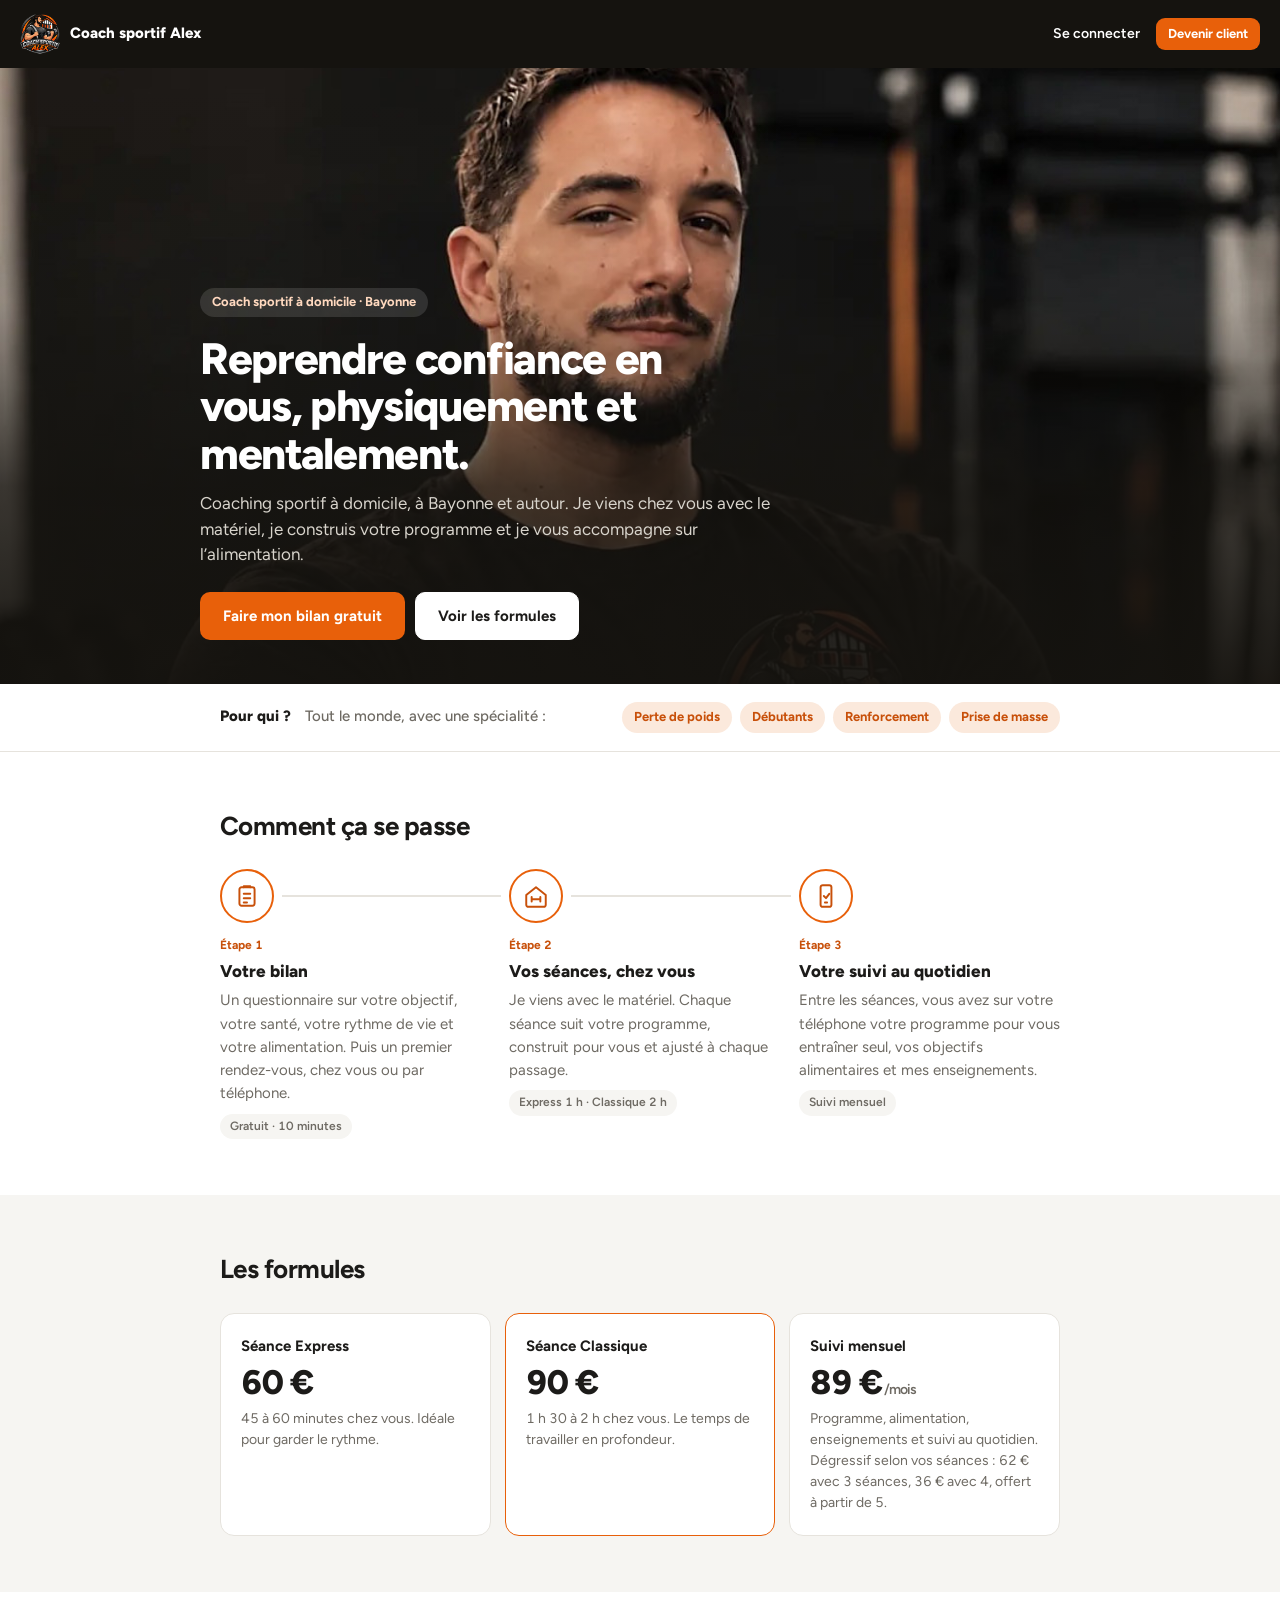
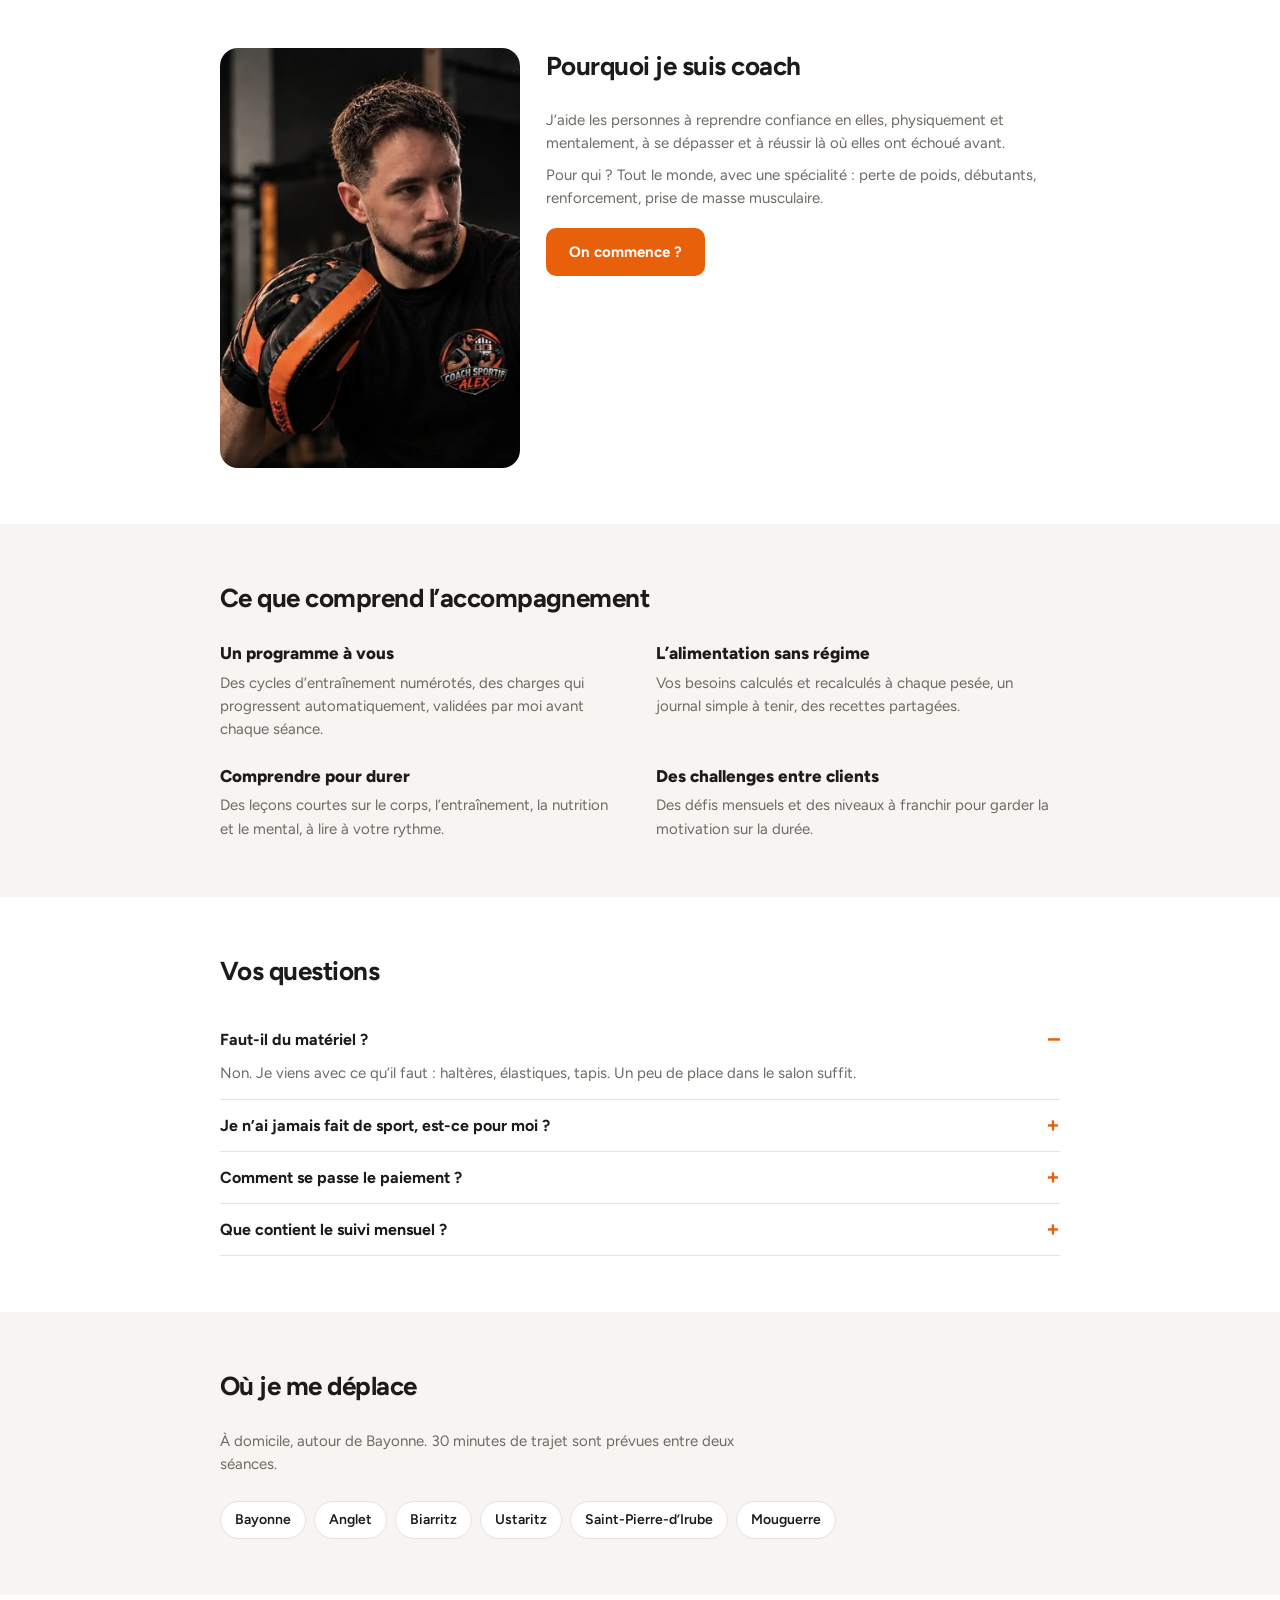
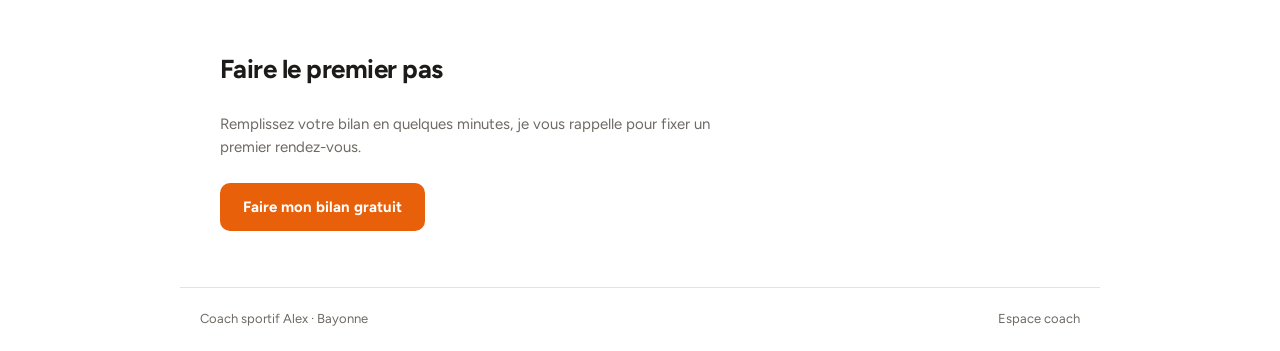
<file: src/split/index.html>
<!DOCTYPE html>
<html lang="fr">
<head>
<meta charset="UTF-8">
<meta name="viewport" content="width=device-width, initial-scale=1, viewport-fit=cover">
<title>Gestion Client</title>
<link rel="icon" href="data:image/svg+xml,<svg xmlns=%22http://www.w3.org/2000/svg%22 viewBox=%220 0 64 64%22><rect width=%2264%22 height=%2264%22 rx=%2216%22 fill=%22%23E8600A%22/><path d=%22M20 44 32 18l12 26M24.5 36h15%22 fill=%22none%22 stroke=%22white%22 stroke-width=%225%22 stroke-linecap=%22round%22 stroke-linejoin=%22round%22/></svg>">
<link rel="preconnect" href="https://fonts.googleapis.com">
<link rel="preconnect" href="https://fonts.gstatic.com" crossorigin>
<link rel="stylesheet" href="https://fonts.googleapis.com/css2?family=Figtree:wght@500;600;700;800&display=swap">
<link rel="stylesheet" href="style.css">
</head>
<body>
<div id="app"></div>
<div id="modalroot"></div>
<script src="app.js"></script>
</body>
</html>
</file>
<file: src/split/style.css>
/* Gestion Client · Coach Alex. Charte v4 : sobre et chaleureux. Une police (Figtree), fond clair à peine chaud,
   cartes blanches à bord fin, orange pour l'action et le « maintenant », vert = fait/payé, bleu = vient du client. */
:root{
  --bg:#F6F5F2; --card:#FFFFFF; --panel:#F6F5F2; --text:#1C1B19; --muted:#6E6A63; --border:#E6E3DD; --border-soft:#EEECE7; --border-strong:#D5D1C9;
  --orange:#E8600A; --orange-dark:#C8500A; --orange-soft:#FBE9DC;
  --green:#1E6B4A; --green-soft:#E3F0E8; --blue:#2B5FAD; --blue-soft:#E5ECF8; --red:#B3261E; --red-soft:#F9E5E3;
  --radius:14px; --radius-sm:10px;
  padding-top:env(safe-area-inset-top,0px); padding-bottom:env(safe-area-inset-bottom,0px);
}
*{box-sizing:border-box;}
html,body{height:100%;}
html{scroll-padding-top:env(safe-area-inset-top,0px); -webkit-text-size-adjust:100%;}
body{margin:0;font-family:Figtree,-apple-system,BlinkMacSystemFont,"Segoe UI",Roboto,sans-serif;font-size:15px;line-height:1.45;background:var(--bg);color:var(--text);font-feature-settings:"tnum" 1;}
img{display:block;}
button,input,select,textarea{font:inherit;color:inherit;}
b,strong{font-weight:700;}
p{margin:0 0 8px;} p:last-child{margin-bottom:0;}
ul{margin:8px 0;padding-left:20px;}
a{color:var(--orange);text-decoration:none;}
:focus-visible{outline:2px solid var(--orange);outline-offset:2px;border-radius:6px;}
@media (prefers-reduced-motion: reduce){ *{transition:none !important;animation:none !important;} }

#app{min-height:100%;}

/* ---------- Accueil ---------- */
.landing{width:100%;min-height:100vh;display:flex;flex-direction:column;align-items:center;justify-content:center;padding:32px 24px;text-align:center;gap:8px;}
.landing img{width:160px;height:160px;object-fit:contain;margin-bottom:12px;}
.landing h1{font-size:28px;margin:0;}
.landing .sub{color:var(--muted);margin:0 0 20px;}
.landing .btn{min-width:200px;}

/* ---------- Coque : contenu + barre d'onglets ---------- */
.shell{display:flex;flex-direction:column;min-height:100vh;}
.main{flex:1;padding:16px 20px 100px;width:100%;max-width:720px;margin:0 auto;min-width:0;}
.tabbar{position:fixed;left:0;right:0;bottom:0;display:grid;grid-template-columns:repeat(4,minmax(0,1fr));padding:8px 10px calc(10px + env(safe-area-inset-bottom,0px));background:var(--card);border-top:1px solid var(--border);z-index:50;}
.tabbar a{position:relative;display:flex;flex-direction:column;align-items:center;gap:3px;padding:6px 0;color:var(--muted);font-size:11px;font-weight:600;cursor:pointer;border-radius:8px;}
.tabbar a .count{position:absolute;top:0;left:calc(50% + 6px);margin:0;}
.tabbar a svg{width:24px;height:24px;}
.tabbar a.active{color:var(--orange);font-weight:700;}
@media (min-width:900px){
  .shell{flex-direction:row;}
  .tabbar{position:sticky;top:0;bottom:auto;height:100vh;width:200px;display:flex;flex-direction:column;align-items:stretch;gap:4px;padding:24px 14px;border-top:none;border-right:1px solid var(--border);}
  .tabbar a{flex-direction:row;gap:12px;padding:11px 12px;font-size:14px;}
  .tabbar a .count{position:static;margin-left:auto;}
  .tabbar a.active{background:var(--orange-soft);}
  .tabbar .brandmini{display:flex;align-items:center;gap:10px;padding:6px 8px 18px;font-weight:800;}
  .tabbar .brandmini img{width:36px;height:36px;object-fit:contain;}
  .main{padding:28px 32px 48px;max-width:760px;margin:0;}
}
.brandmini{display:none;}
@media (min-width:900px){ .brandmini{display:flex;} }

/* ---------- En-têtes ---------- */
.page-head{display:flex;justify-content:space-between;align-items:center;gap:12px;margin:38px 0 18px;}
.page-head .kicker{font-size:14px;color:var(--muted);font-weight:500;display:block;}
.page-head h1{margin:0;font-size:28px;font-weight:800;letter-spacing:-0.02em;line-height:1.1;}
.page-head .actions{display:flex;gap:8px;flex-shrink:0;}
@media (min-width:900px){ .page-head{margin-top:0;} }
.backlink{display:inline-flex;align-items:center;gap:4px;font-size:14px;font-weight:600;color:var(--muted);cursor:pointer;margin:38px 0 10px;}
.backlink svg{width:18px;height:18px;}
@media (min-width:900px){ .backlink{margin-top:0;} }
h1{font-size:26px;letter-spacing:-0.02em;line-height:1.15;margin:0 0 16px;font-weight:800;}
h2{font-size:16px;margin:0 0 10px;font-weight:700;display:flex;align-items:center;gap:10px;flex-wrap:wrap;}
h2 .badge, h2 .btn, h2 .link{margin-left:auto;}
h3{font-size:18px;margin:0 0 14px;font-weight:800;}
.section{margin-bottom:18px;}
.section-head{display:flex;justify-content:space-between;align-items:baseline;padding:0 2px;margin-bottom:8px;}
.section-head h2{margin:0;}
.link{font-size:14px;font-weight:600;color:var(--orange);cursor:pointer;background:none;border:none;padding:0;}

/* ---------- Cartes & listes ---------- */
.card{background:var(--card);border:1px solid var(--border);border-radius:var(--radius);padding:16px;margin-bottom:12px;}
.card .card{background:var(--panel);border-color:transparent;padding:12px 14px;margin:10px 0;}
.card .card:last-child{margin-bottom:0;}
.list{background:var(--card);border:1px solid var(--border);border-radius:var(--radius);margin-bottom:12px;display:flex;flex-direction:column;}
.list > *{border-bottom:1px solid var(--border-soft);}
.list > *:last-child{border-bottom:none;}
.item{display:flex;align-items:center;gap:12px;padding:13px 14px;color:var(--text);cursor:pointer;}
.item.static{cursor:default;}
.item .dot{width:10px;height:10px;border-radius:50%;flex-shrink:0;background:var(--orange);}
.item .dot.blue{background:var(--blue);} .item .dot.green{background:var(--green);}
.item .body{display:flex;flex-direction:column;flex:1;min-width:0;gap:2px;}
.item .title{font-size:14px;font-weight:600;}
.item .sub{font-size:12px;color:var(--muted);}
.item .side{display:flex;gap:6px;align-items:center;flex-shrink:0;flex-wrap:wrap;justify-content:flex-end;}
.item .chev{width:18px;height:18px;color:#A8A49D;flex-shrink:0;}
.empty{color:var(--muted);font-size:14px;}
.note{font-size:13px;color:var(--muted);}

/* Ligne de séance : case horaire + client + état */
.row{display:flex;align-items:center;gap:14px;background:var(--card);border:1px solid var(--border);border-radius:var(--radius);padding:12px 14px;margin-bottom:8px;color:var(--text);cursor:pointer;}
.row.now{border:1.5px solid var(--orange);}
.row.request{cursor:default;flex-wrap:wrap;}
.row .tile{width:58px;display:flex;flex-direction:column;align-items:center;justify-content:center;padding:8px 0;border-radius:var(--radius-sm);background:var(--panel);line-height:1.1;flex-shrink:0;}
.row .tile b{font-size:17px;font-weight:800;}
.row .tile small{font-size:11px;color:var(--muted);}
.row .tile.orange{background:var(--orange-soft);} .row .tile.orange b, .row .tile.orange small{color:var(--orange-dark);}
.row .tile.blue{background:var(--blue-soft);} .row .tile.blue b, .row .tile.blue small{color:var(--blue);}
.row .tile.green{background:var(--green-soft);} .row .tile.green b, .row .tile.green small{color:var(--green);}
.row .body{display:flex;flex-direction:column;gap:2px;flex:1;min-width:0;}
.row .title{font-size:15px;font-weight:700;}
.row .sub{font-size:13px;color:var(--muted);}
.row .side{display:flex;gap:6px;align-items:center;flex-shrink:0;}
.row .actions{width:100%;display:flex;gap:8px;margin-top:4px;}
.row .actions .btn{flex:1;}
.row-muted{display:flex;align-items:center;gap:14px;padding:4px 14px 10px;color:var(--muted);font-size:13px;}
.row-muted .t{width:58px;text-align:center;font-weight:600;}

/* ---------- Pastilles & étiquettes ---------- */
.badge{display:inline-flex;align-items:center;padding:4px 9px;border-radius:8px;font-size:12px;font-weight:700;line-height:1.3;background:var(--panel);color:var(--muted);white-space:nowrap;vertical-align:middle;}
.badge.ok{background:var(--green-soft);color:var(--green);}
.badge.warn{background:var(--orange-soft);color:var(--orange-dark);}
.badge.plan{background:var(--blue-soft);color:var(--blue);}
.badge.lock{background:var(--panel);color:var(--muted);}
.badge[style*="display:block"]{display:flex !important;border-radius:var(--radius-sm);padding:12px 14px;align-items:flex-start;flex-direction:column;gap:8px;white-space:normal;}
.tag{display:inline-block;font-size:11px;font-weight:700;color:var(--muted);border:1px solid var(--border-strong);border-radius:5px;padding:0 5px;line-height:1.5;vertical-align:middle;}
.avatar{width:44px;height:44px;border-radius:12px;background:var(--orange-soft);color:var(--orange-dark);display:flex;align-items:center;justify-content:center;font-size:15px;font-weight:800;flex-shrink:0;}
.avatar.blue{background:var(--blue-soft);color:var(--blue);}
.avatar.lg{width:52px;height:52px;border-radius:14px;font-size:18px;}
.count{min-width:20px;height:20px;padding:0 6px;border-radius:10px;background:var(--orange);color:#fff;font-size:12px;font-weight:800;display:inline-flex;align-items:center;justify-content:center;margin-left:4px;}

/* ---------- Statistiques ---------- */
.grid{display:grid;grid-template-columns:repeat(3,minmax(0,1fr));gap:8px;}
.stat{background:var(--panel);border-radius:var(--radius-sm);padding:10px 12px;display:flex;flex-direction:column;}
.stat .n{font-size:18px;font-weight:800;letter-spacing:-0.01em;line-height:1.2;}
.stat .l{font-size:12px;color:var(--muted);margin-top:2px;line-height:1.3;}
.bar{height:8px;border-radius:4px;background:var(--border-soft);overflow:hidden;display:block;}
.bar > span{display:block;height:100%;background:var(--orange);}
.bar > span.green{background:var(--green);} .bar > span.blue{background:var(--blue);}
.barline{display:flex;flex-direction:column;gap:6px;margin-bottom:12px;}
.barline:last-child{margin-bottom:0;}
.barline .lbl{display:flex;justify-content:space-between;font-size:13px;}
.barline .lbl span:first-child{font-weight:600;}
.barline .lbl span:last-child{color:var(--muted);}

/* ---------- Boutons ---------- */
.btn{cursor:pointer;border:1px solid transparent;border-radius:var(--radius-sm);padding:11px 16px;font-size:14px;font-weight:700;line-height:1.2;display:inline-flex;align-items:center;justify-content:center;gap:6px;white-space:nowrap;}
.btn:active{transform:translateY(1px);}
.btn-primary{background:var(--orange);color:#fff;}
.btn-primary:hover{background:var(--orange-dark);}
.btn-secondary{background:var(--card);color:var(--text);border-color:var(--border);}
.btn-secondary:hover{background:var(--panel);}
.btn-dark{background:var(--text);color:var(--card);}
.btn-danger{background:transparent;color:var(--red);border-color:transparent;}
.btn-danger:hover{background:var(--red-soft);}
.modalbtns .btn-danger{background:var(--red);color:#fff;}
.btn-sm{padding:7px 11px;font-size:13px;border-radius:9px;}
.btn[style*="width:100%"]{display:flex;}
.btn-block{width:100%;display:flex;height:50px;font-size:16px;}

/* ---------- Onglets secondaires ---------- */
.tabs{display:flex;gap:2px;overflow-x:auto;margin:0 0 16px;border-bottom:1px solid var(--border);scrollbar-width:none;}
.tabs::-webkit-scrollbar{display:none;}
.tab{padding:9px 10px;cursor:pointer;white-space:nowrap;font-weight:600;font-size:14px;color:var(--muted);border-bottom:2px solid transparent;margin-bottom:-1px;user-select:none;}
.tab:hover{color:var(--text);}
.tab.active{color:var(--text);font-weight:700;border-bottom-color:var(--orange);}
.chips{display:flex;gap:6px;flex-wrap:wrap;margin-bottom:12px;}
.chip{height:32px;padding:0 12px;border:1px solid var(--border);border-radius:999px;background:var(--card);font-size:13px;font-weight:600;cursor:pointer;display:inline-flex;align-items:center;}
.chip.active{background:var(--text);color:var(--card);border-color:var(--text);}

/* Calendrier de semaine */
.weekcal{background:var(--card);border:1px solid var(--border);border-radius:var(--radius);padding:10px 8px;margin-bottom:16px;}
.weekcal .nav{display:flex;justify-content:space-between;align-items:center;padding:0 6px;margin-bottom:4px;}
.weekcal .nav span{font-size:13px;font-weight:600;color:var(--muted);}
.weekcal .nav button{width:32px;height:32px;border:none;background:transparent;cursor:pointer;display:flex;align-items:center;justify-content:center;color:var(--muted);border-radius:8px;}
.weekcal .days{display:grid;grid-template-columns:repeat(7,minmax(0,1fr));}
.weekcal .day{display:flex;flex-direction:column;align-items:center;gap:4px;padding:4px 0;border:none;background:transparent;cursor:pointer;color:var(--text);}
.weekcal .day small{font-size:11px;color:var(--muted);}
.weekcal .day .n{width:34px;height:34px;border-radius:50%;display:flex;align-items:center;justify-content:center;font-size:15px;font-weight:600;}
.weekcal .day.sel .n{background:var(--orange);color:#fff;font-weight:700;}
.weekcal .day.today:not(.sel) .n{border:1.5px solid var(--orange);}
.weekcal .day .m{width:4px;height:4px;border-radius:50%;background:transparent;}
.weekcal .day .m.on{background:var(--text);} .weekcal .day .m.req{background:var(--blue);}

/* ---------- Listes de l'application (compatibilité modules) ---------- */
.seance-row{display:flex;justify-content:space-between;align-items:center;padding:11px 0;border-bottom:1px solid var(--border-soft);gap:12px;flex-wrap:wrap;font-size:14px;}
.seance-row:last-child{border-bottom:none;}
.seance-row > span:first-child{flex:1 1 200px;min-width:0;}
.seance-row > span:last-child{display:inline-flex;gap:6px;align-items:center;flex-wrap:wrap;justify-content:flex-end;}
.seance-row[style*="cursor:pointer"]:hover{background:var(--panel);margin:0 -8px;padding-left:8px;padding-right:8px;border-radius:8px;}
.seance-row b{font-size:14px;}
.row-actions{display:flex;gap:6px;flex-wrap:wrap;margin-top:6px;}
.day-block{margin-bottom:6px;padding:8px 0 8px 14px;border-left:2px solid var(--border);}
.day-block .day-title{font-weight:800;font-size:13px;margin-bottom:2px;}
.week-nav{display:flex;align-items:center;justify-content:space-between;gap:8px;margin-bottom:14px;flex-wrap:wrap;}
.week-nav b{font-size:14px;}
.card-x{width:100%;overflow-x:auto;}
.ico{width:18px;height:18px;vertical-align:-4px;margin-right:6px;color:var(--muted);flex-shrink:0;}
.menu{background:var(--card);border:1px solid var(--border);border-radius:var(--radius);margin-bottom:12px;}
.menu .item .title{font-size:15px;}

/* ---------- Formulaires ---------- */
input,textarea,select{width:100%;height:46px;padding:0 12px;border:1px solid var(--border);border-radius:var(--radius-sm);background:var(--card);color:var(--text);font-size:16px;margin-top:6px;appearance:none;-webkit-appearance:none;}
textarea{height:auto;padding:10px 12px;resize:vertical;min-height:72px;line-height:1.45;}
select{padding-right:40px;background-image:url("data:image/svg+xml,%3Csvg xmlns='http://www.w3.org/2000/svg' viewBox='0 0 24 24' fill='none' stroke='%236E6A63' stroke-width='2.2' stroke-linecap='round' stroke-linejoin='round'%3E%3Cpath d='M6 9l6 6 6-6'/%3E%3C/svg%3E");background-repeat:no-repeat;background-position:right 12px center;background-size:18px;}
input::-webkit-outer-spin-button,input::-webkit-inner-spin-button{-webkit-appearance:none;margin:0;}
input[type=number]{-moz-appearance:textfield;}
input[type=date],input[type=time]{min-width:0;}
input::placeholder,textarea::placeholder{color:#A8A49D;}
input:focus,textarea:focus,select:focus{outline:none;border-color:var(--orange);box-shadow:0 0 0 3px var(--orange-soft);}
input[type="checkbox"]{width:18px;height:18px;margin:0;accent-color:var(--orange);appearance:auto;-webkit-appearance:auto;}
input[type="file"]{height:auto;padding:8px;font-size:13px;}
input[type="hidden"]{display:none;}
label{font-size:13px;font-weight:600;color:var(--muted);display:block;margin-top:14px;}
.field{position:relative;}
.field input{padding-right:52px;}
.field .unit{position:absolute;right:14px;bottom:13px;font-size:14px;font-weight:600;color:var(--muted);pointer-events:none;}
.segsel{display:grid;grid-auto-flow:column;grid-auto-columns:1fr;gap:6px;margin-top:6px;}
.segsel button{height:46px;padding:0 8px;border:1px solid var(--border);border-radius:10px;background:var(--card);font-weight:700;font-size:14px;cursor:pointer;color:var(--text);}
.segsel button.active{background:var(--text);border-color:var(--text);color:var(--card);}
.formrow{display:flex;gap:12px;flex-wrap:wrap;}
.formrow>div{flex:1;min-width:140px;}
.checkline{display:flex;align-items:center;gap:10px;margin-top:12px;font-weight:600;font-size:14px;}
.checkline label{margin:0;}
.modalbtns{display:flex;gap:8px;justify-content:flex-end;margin-top:18px;flex-wrap:wrap;}
.card > .modalbtns:last-child{margin-top:14px;}
.stepper{display:inline-flex;align-items:center;border:1px solid var(--border);border-radius:var(--radius-sm);overflow:hidden;}
.stepper button{width:40px;height:40px;border:none;background:var(--panel);font-size:20px;font-weight:600;cursor:pointer;}
.stepper input{width:52px;height:40px;border:none;border-radius:0;text-align:center;font-size:17px;font-weight:700;margin:0;padding:0;}
.codefield input{height:62px;}
.stepper input:focus{box-shadow:none;}

/* ---------- Modales & toasts ---------- */
.modalbg{position:fixed;inset:0;background:rgba(28,27,25,.45);display:flex;align-items:center;justify-content:center;z-index:100;padding:16px;}
.modal{background:var(--card);border-radius:var(--radius);padding:22px;max-width:520px;width:100%;max-height:90vh;overflow-y:auto;border:1px solid var(--border);}
.modal h3:first-child{margin-top:0;}
.modal .modalbtns{position:sticky;bottom:-22px;background:var(--card);padding:14px 0 22px;margin-bottom:-22px;}
.toast{position:fixed;bottom:96px;left:50%;transform:translateX(-50%);background:var(--text);color:var(--card);padding:11px 18px;border-radius:var(--radius-sm);z-index:200;font-weight:700;font-size:14px;max-width:calc(100% - 32px);text-align:center;}
@media (min-width:900px){ .toast{bottom:24px;} }

/* ---------- Mode sombre ---------- */
@media (prefers-color-scheme: dark){
  :root:not([data-theme="light"]){
    --bg:#15140F; --card:#1E1D18; --panel:#26241E; --text:#F1EFEA; --muted:#A39F96; --border:#302E27; --border-soft:#2A2822; --border-strong:#3F3C33;
    --orange-soft:#3A2416; --green-soft:#16301F; --blue-soft:#1A2538; --red-soft:#3A1B19;
  }
  :root:not([data-theme="light"]) .tile.orange b, :root:not([data-theme="light"]) .tile.orange small, :root:not([data-theme="light"]) .badge.warn{color:#F08A3E;}
  :root:not([data-theme="light"]) .badge.ok, :root:not([data-theme="light"]) .tile.green b{color:#5CC284;}
  :root:not([data-theme="light"]) .badge.plan, :root:not([data-theme="light"]) .tile.blue b, :root:not([data-theme="light"]) .tile.blue small{color:#7FA3E0;}
  :root:not([data-theme="light"]) .avatar{color:#F08A3E;} :root:not([data-theme="light"]) .avatar.blue{color:#7FA3E0;}
}

/* ---------- Site public ---------- */
.site{--bg:#F6F5F2; --card:#FFFFFF; --panel:#F6F5F2; --text:#1C1B19; --muted:#6E6A63; --border:#E6E3DD; --border-soft:#EEECE7; --border-strong:#D5D1C9; --orange-soft:#FBE9DC; --green-soft:#E3F0E8; --blue-soft:#E5ECF8; background:var(--card);color:var(--text);min-height:100vh;}
.site-wrap{max-width:880px;margin:0 auto;padding:0 20px;}
.site-nav{display:flex;justify-content:space-between;align-items:center;gap:12px;padding:14px 20px;max-width:920px;margin:0 auto;}
.site-brand{display:flex;align-items:center;gap:10px;font-weight:800;color:var(--text);cursor:pointer;}
.site-brand img{width:40px;height:40px;object-fit:contain;}
.site-nav nav{display:flex;align-items:center;gap:16px;}
.site-nav nav a{font-weight:600;color:var(--text);cursor:pointer;font-size:14px;white-space:nowrap;}
.site-brand span{white-space:nowrap;}
@media (max-width:480px){ .site-brand span{display:none;} .site-nav{padding:12px 16px;} }
.site-hero{background:var(--bg);padding:56px 0 64px;}
.site-nav.dark{background:#15130F;color:#fff;max-width:none;}
.site-nav.dark .site-brand, .site-nav.dark nav a{color:#fff;}
.site-hero.photo{position:relative;background:#15130F;color:#fff;padding:0;min-height:560px;display:flex;align-items:flex-end;overflow:hidden;}
.site-hero-img{position:absolute;inset:0;width:100%;height:100%;object-fit:cover;object-position:50% 20%;}
.site-hero.photo::after{content:"";position:absolute;inset:0;background:linear-gradient(to top, rgba(21,19,15,.96) 0%, rgba(21,19,15,.78) 32%, rgba(21,19,15,.15) 62%, rgba(21,19,15,0) 100%);}
.site-hero-text{position:relative;z-index:1;width:100%;max-width:920px;margin:0 auto;padding:300px 20px 44px;}
.site-hero.photo .site-kicker{background:rgba(255,255,255,.12);color:#FFD9BF;}
.site-hero.photo h1{color:#fff;max-width:18ch;}
.site-hero.photo .site-lead{color:#D8D4CC;}
.btn-light{background:#fff;color:#1C1B19;border-color:#fff;}
.site-band{background:var(--card);border-bottom:1px solid var(--border);padding:18px 0;}
.site-band .site-wrap{display:flex;flex-wrap:wrap;align-items:center;gap:10px 14px;}
.site-band .lbl{font-weight:800;font-size:15px;color:var(--text);}
.site-band .who{font-weight:500;font-size:15px;color:var(--muted);}
.site-specs{display:flex;flex-wrap:wrap;gap:8px;margin-left:auto;}
.site-specs span{background:var(--orange-soft);color:var(--orange-dark);padding:6px 12px;border-radius:999px;font-size:13px;font-weight:700;}
/* Frise « Comment ça se passe » */
.site-timeline{list-style:none;margin:0;padding:0;display:grid;grid-template-columns:repeat(3,minmax(0,1fr));gap:28px;position:relative;}
.site-timeline li:not(:last-child)::after{content:"";position:absolute;top:26px;left:62px;right:-20px;height:2px;background:var(--border);}
.site-timeline li{display:flex;flex-direction:column;gap:14px;position:relative;}
.site-timeline .ico{width:54px;height:54px;border-radius:50%;background:var(--card);border:2px solid var(--orange);color:var(--orange-dark);display:flex;align-items:center;justify-content:center;position:relative;z-index:1;}
.site-timeline .ico svg{width:26px;height:26px;}
.site-timeline .step{display:block;font-size:12px;font-weight:700;color:var(--orange-dark);margin-bottom:4px;}
.site-timeline h3{margin:0 0 6px;}
.site-timeline p{margin:0 0 8px;}
.site-timeline .meta{display:inline-block;font-size:12px;font-weight:600;color:var(--muted);background:var(--bg);padding:4px 10px;border-radius:999px;}
@media (max-width:760px){
  .site-timeline{grid-template-columns:1fr;gap:0;}
  .site-timeline li:not(:last-child)::after{top:62px;bottom:-8px;left:26px;right:auto;width:2px;height:auto;}
  .site-timeline li{flex-direction:row;gap:18px;padding-bottom:26px;}
  .site-timeline li:last-child{padding-bottom:0;}
  .site-timeline .ico{flex-shrink:0;}
}
.site-about img{width:300px;height:auto;max-height:420px;object-fit:cover;border-radius:18px;flex-shrink:0;}
.site-about .site-cta{margin-top:18px;}
@media (min-width:900px){ .site-hero-img{object-position:68% 18%;} .site-hero.photo{min-height:560px;max-height:640px;} .site-hero-text{padding-top:220px;} .site-hero.photo h1{font-size:44px;} }
.site-kicker{display:inline-block;font-size:13px;font-weight:700;color:var(--orange-dark);background:var(--orange-soft);padding:5px 12px;border-radius:999px;margin-bottom:18px;}
.site-hero h1{font-size:40px;line-height:1.08;letter-spacing:-0.03em;margin:0 0 14px;max-width:16ch;}
.site-lead{font-size:17px;color:var(--muted);max-width:52ch;margin:0 0 24px;line-height:1.5;}
.site-cta{display:flex;gap:10px;flex-wrap:wrap;}
.site-cta .btn{height:48px;padding:0 22px;font-size:15px;}
.site-section{padding:56px 0;}
.site-section.alt{background:var(--bg);}
.site-section h2{font-size:26px;letter-spacing:-0.02em;margin:0 0 24px;display:block;}
.site-section h3{font-size:17px;margin:0 0 6px;}
.site-section p{color:var(--muted);line-height:1.55;font-size:15px;}
.site-steps{display:grid;grid-template-columns:repeat(auto-fit,minmax(min(240px,100%),1fr));gap:18px;}
.site-step{background:var(--card);border:1px solid var(--border);border-radius:var(--radius);padding:20px;}
.site-step .num{display:inline-flex;width:30px;height:30px;border-radius:50%;background:var(--orange);color:#fff;font-weight:800;align-items:center;justify-content:center;margin-bottom:12px;}
.site-pricing{display:grid;grid-template-columns:repeat(auto-fit,minmax(min(240px,100%),1fr));gap:14px;}
.site-price{background:var(--card);border:1px solid var(--border);border-radius:var(--radius);padding:22px 20px;display:flex;flex-direction:column;gap:8px;}
.site-price.featured{border:1.5px solid var(--orange);}
.site-price .name{font-weight:700;font-size:15px;}
.site-price .amount{font-size:34px;font-weight:800;letter-spacing:-0.03em;line-height:1;}
.site-price .amount small{font-size:14px;font-weight:600;color:var(--muted);margin-left:2px;}
.site-price .desc{font-size:14px;color:var(--muted);line-height:1.5;}
.site-features{display:grid;grid-template-columns:repeat(auto-fit,minmax(min(260px,100%),1fr));gap:22px 32px;}
.site-about{display:flex;gap:26px;align-items:flex-start;}
.site-about p{max-width:60ch;}
.site-contact{margin-top:18px;font-weight:600;color:var(--text) !important;}
.site-foot{display:flex;justify-content:space-between;align-items:center;gap:12px;padding:22px 20px;border-top:1px solid var(--border);max-width:920px;margin:0 auto;font-size:13px;color:var(--muted);}
.site-foot a{color:var(--muted);cursor:pointer;}
@media (max-width:600px){ .site-hero{padding:40px 0 48px;} .site-hero h1{font-size:30px;} .site-hero.photo{min-height:620px;} .site-hero-text{padding-top:360px;} .site-hero-img{object-position:50% 0%;} .site-section{padding:40px 0;} .site-about{flex-direction:column;} .site-about img{width:100%;max-height:360px;object-position:50% 15%;} .site-specs{margin-left:0;} .site-band .who{display:block;width:100%;} }

/* ---------- Authentification ---------- */
.auth{min-height:100vh;background:var(--bg);display:flex;flex-direction:column;align-items:center;padding:24px 20px 40px;}
.auth-back{align-self:flex-start;display:inline-flex;align-items:center;gap:4px;font-size:14px;font-weight:600;color:var(--muted);cursor:pointer;margin-bottom:24px;}
.auth-back svg{width:18px;height:18px;}
.auth-box{width:100%;max-width:400px;background:var(--card);border:1px solid var(--border);border-radius:18px;padding:26px 22px 24px;margin-top:8px;}
.auth-logo{width:72px;height:72px;object-fit:contain;margin:0 auto 18px;}
.seg{display:grid;grid-template-columns:1fr 1fr;background:var(--panel);border-radius:var(--radius-sm);padding:4px;gap:4px;margin-bottom:22px;}
.seg button{height:38px;border:none;border-radius:8px;background:transparent;font-weight:600;color:var(--muted);cursor:pointer;}
.seg button.active{background:var(--card);color:var(--text);box-shadow:0 1px 2px rgba(28,27,25,.08);}
.auth-title{font-size:24px;margin:0 0 6px;}
.auth-sub{color:var(--muted);font-size:14px;margin:0 0 6px;line-height:1.5;}
.codefield input{font-size:30px;font-weight:800;letter-spacing:.18em;text-align:center;height:62px;padding:0 12px;border-radius:12px;}
.codefield input::placeholder{color:var(--border-strong);font-weight:700;letter-spacing:.18em;}
.auth-error{min-height:20px;font-size:13px;font-weight:600;color:var(--red);margin-top:8px;}
.auth-help{font-size:13px;color:var(--muted);margin:18px 0 0;text-align:center;line-height:1.5;}
.codeshow{font-size:34px;font-weight:800;letter-spacing:.18em;text-align:center;background:var(--panel);border-radius:12px;padding:16px;margin:12px 0;}

/* ---------- Thème forcé ---------- */
:root[data-theme="dark"]{ --bg:#15140F; --card:#1E1D18; --panel:#26241E; --text:#F1EFEA; --muted:#A39F96; --border:#302E27; --border-soft:#2A2822; --border-strong:#3F3C33; --orange-soft:#3A2416; --green-soft:#16301F; --blue-soft:#1A2538; --red-soft:#3A1B19; }
:root[data-theme="dark"] .tile.orange b, :root[data-theme="dark"] .tile.orange small, :root[data-theme="dark"] .badge.warn, :root[data-theme="dark"] .avatar{color:#F08A3E;}
:root[data-theme="dark"] .badge.ok, :root[data-theme="dark"] .tile.green b{color:#5CC284;}
:root[data-theme="dark"] .badge.plan, :root[data-theme="dark"] .tile.blue b, :root[data-theme="dark"] .tile.blue small, :root[data-theme="dark"] .avatar.blue{color:#7FA3E0;}
.auth{--bg:#F6F5F2; --card:#FFFFFF; --panel:#F6F5F2; --text:#1C1B19; --muted:#6E6A63; --border:#E6E3DD; --border-strong:#D5D1C9; --orange-soft:#FBE9DC;}

/* ---------- Blocs repliables ---------- */
details.fold > summary{cursor:pointer;list-style:none;display:flex;justify-content:space-between;align-items:center;gap:10px;font-weight:700;font-size:15px;}
details.fold > summary::-webkit-details-marker{display:none;}
details.fold > summary::after{content:"";width:9px;height:9px;border-right:2px solid var(--muted);border-bottom:2px solid var(--muted);transform:rotate(45deg);margin:0 6px 4px auto;flex-shrink:0;transition:transform .15s;}
details.fold[open] > summary::after{transform:rotate(-135deg);margin-bottom:-2px;}
details.fold > summary .side{display:inline-flex;gap:6px;margin-left:auto;}
details.fold[open] > summary{margin-bottom:10px;}
details.fold.card{padding:14px 16px;}
.card details.fold{padding:0;}
.item.hid{display:none;}
.morebtn{justify-content:center;color:var(--orange);font-weight:700;background:none;border:none;width:100%;font-size:14px;}

/* ---------- Site : FAQ, communes ---------- */
.site-faq details{border-bottom:1px solid var(--border);padding:14px 0;}
.site-faq summary{cursor:pointer;font-weight:700;font-size:16px;list-style:none;display:flex;justify-content:space-between;gap:12px;}
.site-faq summary::-webkit-details-marker{display:none;}
.site-faq summary::after{content:"+";font-size:22px;line-height:1;color:var(--orange);flex-shrink:0;}
.site-faq details[open] summary::after{content:"–";}
.site-faq p{margin:10px 0 0;}
.site-communes{display:flex;flex-wrap:wrap;gap:8px;}
.site-communes span{background:var(--card);border:1px solid var(--border);padding:8px 14px;border-radius:999px;font-weight:600;font-size:14px;}

/* ---------- Formulaires agréables ---------- */
.scale{display:grid;grid-template-columns:repeat(5,minmax(0,1fr));gap:6px;margin-top:6px;}
.scale.ten{grid-template-columns:repeat(5,minmax(0,1fr));}
.scale button{height:44px;border:1px solid var(--border);border-radius:10px;background:var(--card);font-weight:700;font-size:15px;cursor:pointer;color:var(--text);}
.scale button.active{background:var(--orange);border-color:var(--orange);color:#fff;}
.scale-ends{display:flex;justify-content:space-between;font-size:11px;color:var(--muted);margin-top:4px;}
.yesno{display:grid;grid-template-columns:1fr 1fr;gap:6px;margin-top:6px;}
.yesno button{height:44px;border:1px solid var(--border);border-radius:10px;background:var(--card);font-weight:700;cursor:pointer;color:var(--text);}
.yesno button.active{background:var(--text);border-color:var(--text);color:var(--card);}
.wiz-head .bar{margin-top:6px;}
.wiz label{margin-top:16px;}
.wiz-fields label:first-child{margin-top:4px;}
.dl{display:grid;grid-template-columns:1fr;gap:0;margin:0;}
.dl > div{display:grid;grid-template-columns:minmax(120px,38%) 1fr;gap:12px;padding:9px 0;border-bottom:1px solid var(--border-soft);}
.dl > div:last-child{border-bottom:none;}
.dl dt{font-size:13px;color:var(--muted);font-weight:600;}
.dl dd{margin:0;font-size:14px;white-space:pre-wrap;}
details.fold > summary .btn{margin-left:0;}
/* ---------- Plus : tuiles ---------- */
.tiles{display:grid;grid-template-columns:repeat(2,minmax(0,1fr));gap:10px;margin-bottom:18px;}
.tile-btn{display:flex;flex-direction:column;align-items:flex-start;gap:3px;padding:14px;border:1px solid var(--border);border-radius:var(--radius);background:var(--card);text-align:left;cursor:pointer;min-height:68px;}
.tile-btn .t{font-size:15px;font-weight:700;}
.tile-btn .s{font-size:12px;color:var(--muted);}
@media (min-width:900px){ .tiles{grid-template-columns:repeat(3,minmax(0,1fr));} }

/* ---------- Vignettes d'icônes ---------- */
.ic{width:38px;height:38px;border-radius:11px;display:inline-flex;align-items:center;justify-content:center;flex-shrink:0;background:var(--panel);color:var(--muted);}
.ic svg{width:20px;height:20px;}
.ic.orange{background:var(--orange-soft);color:var(--orange-dark);} .ic.blue{background:var(--blue-soft);color:var(--blue);} .ic.green{background:var(--green-soft);color:var(--green);}
.ic.sm{width:28px;height:28px;border-radius:8px;margin-right:2px;} .ic.sm svg{width:16px;height:16px;}
h2 .ic.sm{margin-right:0;}
.tile-btn .ic{margin-bottom:6px;}
.item .when{width:58px;display:flex;flex-direction:column;align-items:center;line-height:1.15;flex-shrink:0;}
.item .when b{font-size:13px;} .item .when small{font-size:12px;color:var(--muted);}
.item .when.blue b{color:var(--blue);}
.weekcal .day small{font-size:11px;}
.legend{display:flex;gap:14px;justify-content:center;flex-wrap:wrap;margin-top:8px;font-size:11px;color:var(--muted);}
.legend span{display:inline-flex;align-items:center;gap:5px;}
.legend i{width:7px;height:7px;border-radius:50%;display:inline-block;background:var(--text);}
.legend i.req{background:var(--blue);} .legend i.today{background:transparent;border:1.5px solid var(--orange);width:9px;height:9px;}

/* Séparateur « ou » de la mire */
.auth-or{display:flex;align-items:center;gap:12px;margin:18px 0 12px;color:var(--muted);font-size:13px}
.auth-or::before,.auth-or::after{content:"";flex:1;height:1px;background:var(--border)}
.auth-box .btn-light{background:#fff;border:1.5px solid var(--border-strong);color:#1C1B19}
.auth-box .btn-light:hover{background:#FAF9F7}
</file>
